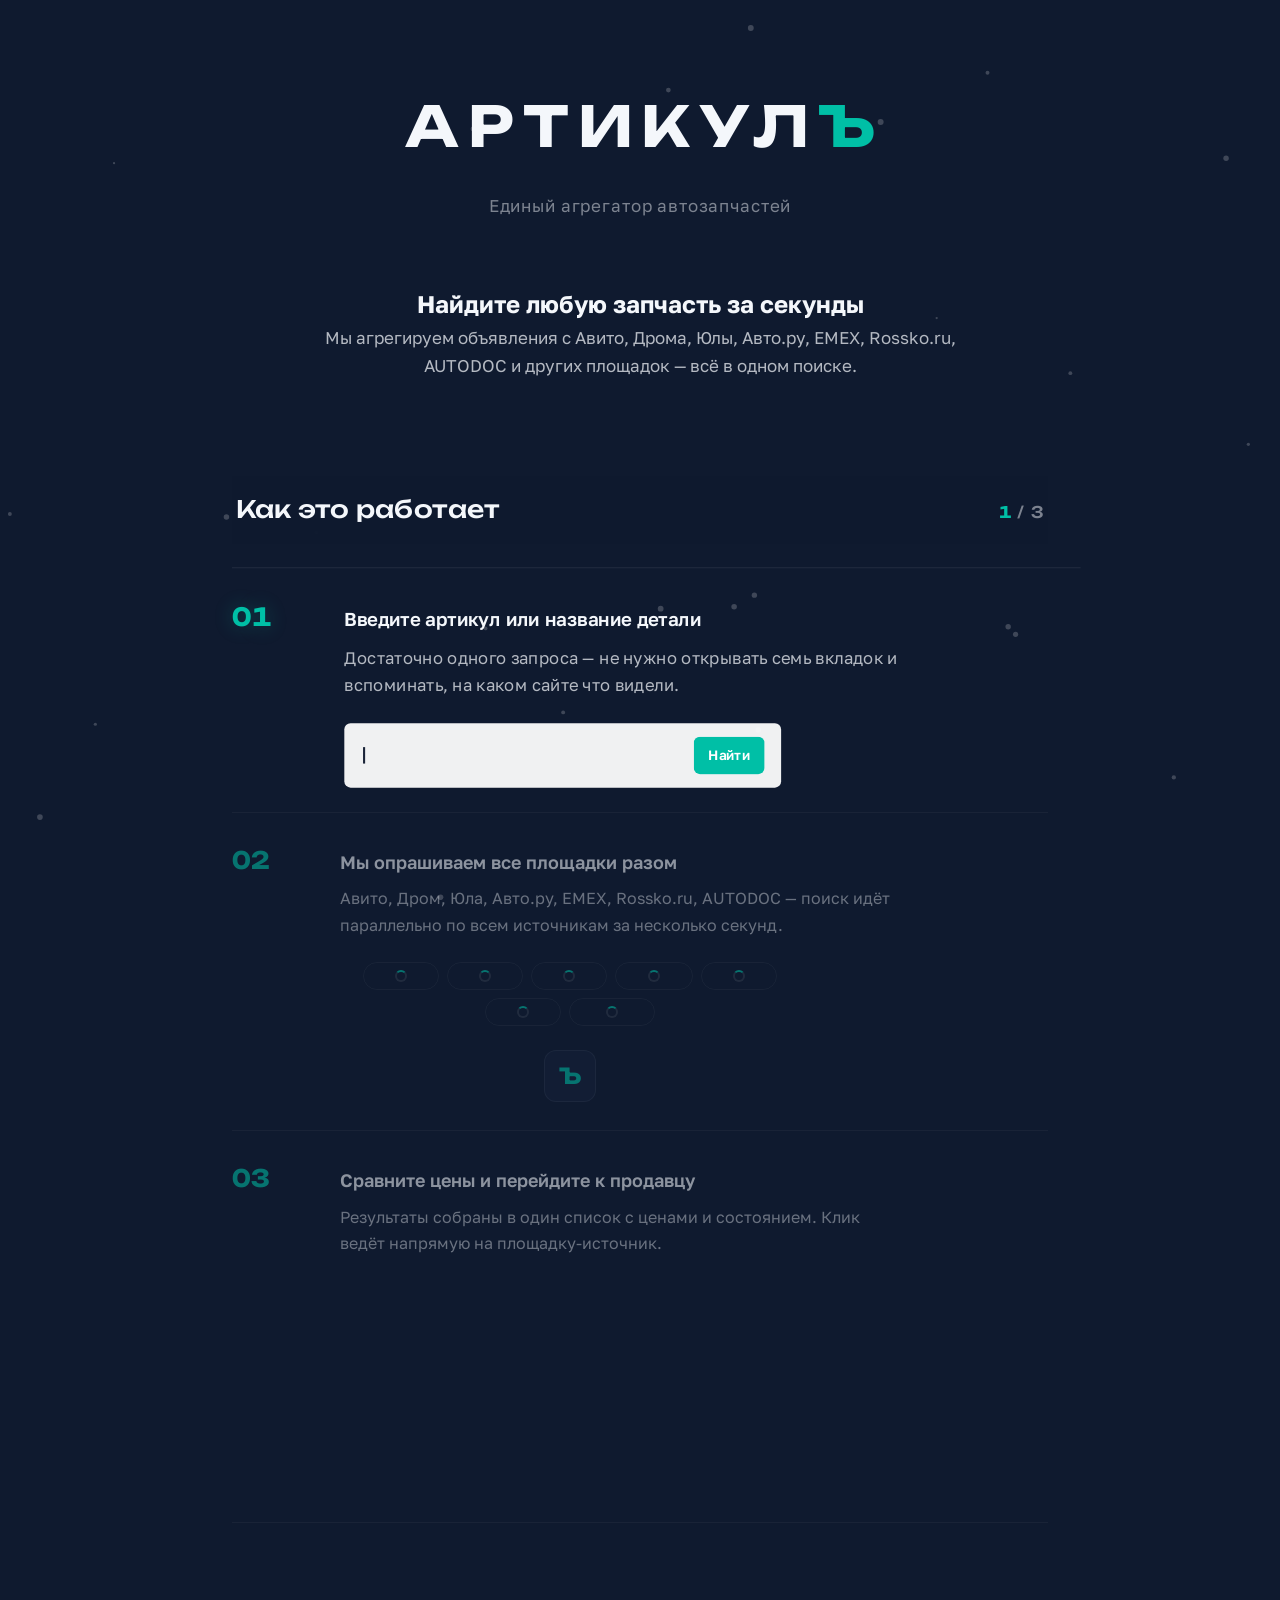
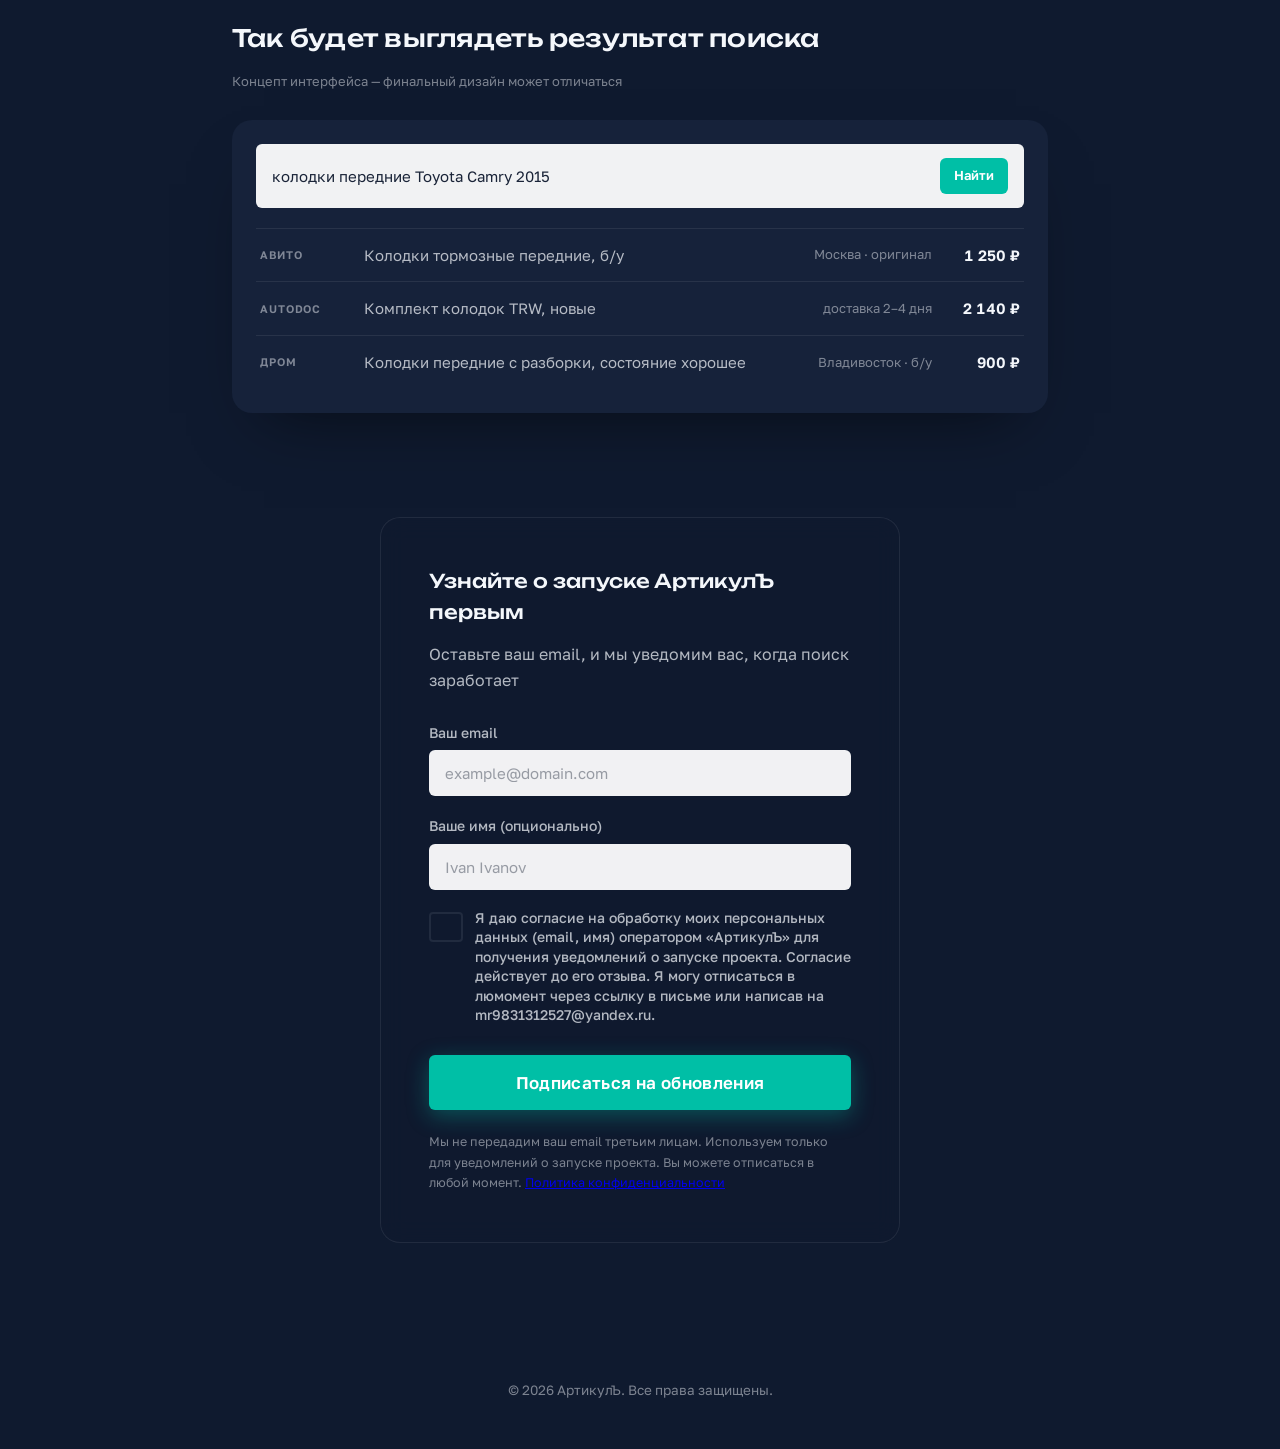
<file: index.html>
<!DOCTYPE html>
<html lang="ru">
<head>
    <meta charset="UTF-8">
    <meta name="viewport" content="width=device-width, initial-scale=1.0">
    <title>АртикулЪ — единый поиск запчастей по всем площадкам</title>
    <meta name="theme-color" content="#0F1A2F">
    <link rel="icon" href="https://articull.netlify.app/favicon.svg" type="image/svg+xml">
    <meta name="yandex-verification" content="55d36b0fdd92e6a2" />
    <link rel="preconnect" href="https://fonts.googleapis.com">
    <link rel="preconnect" href="https://fonts.gstatic.com" crossorigin>
    <link href="https://fonts.googleapis.com/css2?family=Unbounded:wght@500;700&family=Golos+Text:wght@400;500;600&display=swap" rel="stylesheet">
    <link rel="stylesheet" href="css/style.css">
<meta name="description" content="Единый агрегатор автозапчастей для России: ищите детали одновременно на Авито, Дроме, Юле, Авто.ру, EMEX, Rossko.ru, AUTODOC и других площадках. Не тратьте время на поиск по отдельным сайтам.">
<meta name="keywords" content="запчасти, автозапчасти, поиск запчастей, артикул, Авито, Дром, Юла, Авто.ру, EMEX, Rossko, AUTODOC, агрегатор запчастей">
<meta name="author" content="АртикулЪ — агрегатор автозапчастей">
<link rel="canonical" href="https://articull.netlify.app/">
<meta property="og:type" content="website">
<meta property="og:site_name" content="АртикулЪ">
<meta property="og:url" content="https://articull.netlify.app/">
<meta property="og:title" content="АртикулЪ — единый поиск запчастей по всем площадкам">
<meta property="og:description" content="Ищите запчасти одновременно на Авито, Дроме, Юле, Авто.ру, EMEX, Rossko.ru, AUTODOC и других площадках. Экономьте время на поиске.">
<meta property="og:image" content="https://articull.netlify.app/og-image.png">
<meta property="og:locale" content="ru_RU">
<meta property="twitter:card" content="summary_large_image">
<meta property="twitter:url" content="https://articull.netlify.app/">
<meta property="twitter:title" content="АртикулЪ — единый поиск запчастей по всем площадкам">
<meta property="twitter:description" content="Ищите запчасти одновременно на Авито, Дроме, Юле, Авто.ру, EMEX, Rossko.ru, AUTODOC и других площадках.">
<script type="application/ld+json">
{
    "@context": "https://schema.org",
    "@graph": [
        {
            "@type": "Organization",
            "name": "АртикулЪ",
            "url": "https://articull.netlify.app/",
            "logo": "https://articull.netlify.app/favicon.svg",
            "description": "Единый агрегатор автозапчастей: поиск деталей по артикулу и OEM на Авито, Дроме, Юле, Авто.ру, EMEX, Rossko.ru, AUTODOC и других площадках."
        },
        {
            "@type": "WebSite",
            "name": "АртикулЪ",
            "alternateName": "Artikul",
            "url": "https://articull.netlify.app/",
            "inLanguage": "ru-RU"
        }
    ]
}
</script>
</head>
<body>
    <canvas id="particle-canvas"></canvas>
    <header>
        <div class="brand">Артикул<span class="accent">Ъ</span></div>
        <p>Единый агрегатор автозапчастей</p>
    </header>
    <main>
        <section class="hero">
            <h1>Найдите любую запчасть за секунды</h1>
            <p>Мы агрегируем объявления с Авито, Дрома, Юлы, Авто.ру, EMEX, Rossko.ru, AUTODOC и других площадок — всё в одном поиске.</p>
        </section>
        <section class="how" aria-labelledby="how-title">
            <div class="how-sticky">
                <h2 id="how-title" class="section-title">Как это работает</h2>
                <p class="how-counter" aria-hidden="true"><span class="how-current">1</span><span class="how-total"> / 3</span></p>
            </div>
            <ol class="steps">
                <li class="step">
                    <span class="step-num" aria-hidden="true">01</span>
                    <div class="step-body">
                        <h3>Введите артикул или название детали</h3>
                        <p>Достаточно одного запроса — не нужно открывать семь вкладок и вспоминать, на каком сайте что видели.</p>
                        <div class="step-demo demo-typing" aria-hidden="true">
                            <div class="demo-input">
                                <span class="demo-type"><span class="demo-type-text">04465-33471</span><span class="demo-caret"></span></span>
                                <span class="demo-btn">Найти</span>
                            </div>
                        </div>
                    </div>
                </li>
                <li class="step">
                    <span class="step-num" aria-hidden="true">02</span>
                    <div class="step-body">
                        <h3>Мы опрашиваем все площадки разом</h3>
                        <p>Авито, Дром, Юла, Авто.ру, EMEX, Rossko.ru, AUTODOC — поиск идёт параллельно по всем источникам за несколько секунд.</p>
                        <div class="step-demo demo-aggregate" aria-hidden="true">
                            <div class="agg-chips">
                                <span class="agg-chip"><span class="agg-spin"></span><span class="agg-name">Авито</span></span>
                                <span class="agg-chip"><span class="agg-spin"></span><span class="agg-name">Дром</span></span>
                                <span class="agg-chip"><span class="agg-spin"></span><span class="agg-name">Юла</span></span>
                                <span class="agg-chip"><span class="agg-spin"></span><span class="agg-name">Авто.ру</span></span>
                                <span class="agg-chip"><span class="agg-spin"></span><span class="agg-name">EMEX</span></span>
                                <span class="agg-chip"><span class="agg-spin"></span><span class="agg-name">Rossko</span></span>
                                <span class="agg-chip"><span class="agg-spin"></span><span class="agg-name">AUTODOC</span></span>
                            </div>
                            <div class="agg-core-wrap"><span class="agg-core">Ъ</span></div>
                        </div>
                    </div>
                </li>
                <li class="step">
                    <span class="step-num" aria-hidden="true">03</span>
                    <div class="step-body">
                        <h3>Сравните цены и перейдите к продавцу</h3>
                        <p>Результаты собраны в один список с ценами и состоянием. Клик ведёт напрямую на площадку-источник.</p>
                        <div class="step-demo demo-results" aria-hidden="true">
                            <div class="res-row"><div class="res-line"><span class="res-name" style="--w:62%"></span><span class="res-price">2 140 ₽</span></div></div>
                            <div class="res-row"><div class="res-line"><span class="res-name" style="--w:74%"></span><span class="res-price">3 480 ₽</span></div></div>
                            <div class="res-row"><div class="res-line"><span class="res-name" style="--w:47%"></span><span class="res-price">5 260 ₽</span></div></div>
                            <div class="res-row"><div class="res-line"><span class="res-name" style="--w:66%"></span><span class="res-price">6 780 ₽</span></div></div>
                        </div>
                    </div>
                </li>
            </ol>
        </section>

        <section class="preview" aria-labelledby="preview-title">
            <h2 id="preview-title" class="section-title">Так будет выглядеть результат поиска</h2>
            <p class="preview-note">Концепт интерфейса — финальный дизайн может отличаться</p>
            <div class="mock" role="img" aria-label="Пример результата поиска: тормозные колодки с ценами от трёх площадок">
                <div class="mock-search">
                    <span class="mock-query">колодки передние Toyota Camry 2015</span>
                    <span class="mock-btn">Найти</span>
                </div>
                <ul class="mock-results">
                    <li class="mock-row">
                        <span class="mr-platform">Авито</span>
                        <span class="mr-name">Колодки тормозные передние, б/у</span>
                        <span class="mr-meta">Москва · оригинал</span>
                        <span class="mr-price">1 250 ₽</span>
                    </li>
                    <li class="mock-row">
                        <span class="mr-platform">AUTODOC</span>
                        <span class="mr-name">Комплект колодок TRW, новые</span>
                        <span class="mr-meta">доставка 2–4 дня</span>
                        <span class="mr-price">2 140 ₽</span>
                    </li>
                    <li class="mock-row">
                        <span class="mr-platform">Дром</span>
                        <span class="mr-name">Колодки передние с разборки, состояние хорошее</span>
                        <span class="mr-meta">Владивосток · б/у</span>
                        <span class="mr-price">900 ₽</span>
                    </li>
                </ul>
            </div>
        </section>

        <section class="signup-section" aria-labelledby="signup-title">
            <h2 id="signup-title">Узнайте о запуске АртикулЪ первым</h2>
            <p>Оставьте ваш email, и мы уведомим вас, когда поиск заработает</p>
            <form id="signup-form" action="https://docs.google.com/forms/d/e/1FAIpQLSfIaSua3S-8NocbjIoM9jbghfWIWfWxlEAT4WFjuVQyGa6fkg/formResponse" method="POST" target="hidden-iframe">
                <div class="form-group">
                    <label for="email">Ваш email</label>
                    <input type="email" id="email" name="entry.1261116785" placeholder="example@domain.com" required>
                </div>
                <div class="form-group">
                    <label for="name">Ваше имя (опционально)</label>
                    <input type="text" id="name" name="entry.1523608877" placeholder="Ivan Ivanov">
                </div>
                <div class="form-group consent-group">
                    <input type="checkbox" id="consent" name="consent" required>
                    <label for="consent">
                        Я даю согласие на обработку моих персональных данных (email, имя) оператором «АртикулЪ» для получения уведомлений о запуске проекта. Согласие действует до его отзыва. Я могу отписаться в люмомент через ссылку в письме или написав на mr9831312527@yandex.ru.
                    </label>
                </div>
                <button type="submit" class="btn-primary">
                    <span class="btn-label">Подписаться на обновления</span>
                    <span class="btn-spinner" aria-hidden="true"></span>
                    <svg class="btn-check" viewBox="0 0 24 24" aria-hidden="true"><path d="M4 12.5l5 5L20 6.5"/></svg>
                </button>
                <p class="privacy-note">
                    Мы не передадим ваш email третьим лицам. Используем только для уведомлений о запуске проекта.
                    Вы можете отписаться в любой момент.
                    <a href="privacy-policy.html" target="_blank" rel="noopener">Политика конфиденциальности</a>
                </p>
            </form>
            <iframe name="hidden-iframe" id="hidden-iframe" style="display:none;"></iframe>
            <div id="form-status" class="form-status" aria-live="polite"></div>
        </section>
    </main>
    <footer>
        <p>&copy; 2026 АртикулЪ. Все права защищены.</p>
    </footer>
    <script src="js/main.js"></script>
    <script src="js/particles.js"></script>
    <script src="js/demos.js"></script>
    
<!-- Yandex.Metrika counter -->
<script type="text/javascript">
    (function(m,e,t,r,i,k,a){
        m[i]=m[i]||function(){(m[i].a=m[i].a||[]).push(arguments)};
        m[i].l=1*new Date();
        for (var j = 0; j < document.scripts.length; j++) {if (document.scripts[j].src === r) { return; }}
        k=e.createElement(t),a=e.getElementsByTagName(t)[0],k.async=1,k.src=r,a.parentNode.insertBefore(k,a)
    })(window, document,'script','https://mc.yandex.ru/metrika/tag.js?id=112117270', 'ym');

    ym(112117270, 'init', {ssr:true, webvisor:true, clickmap:true, ecommerce:"dataLayer", referrer: document.referrer, url: location.href, accurateTrackBounce:true, trackLinks:true});
</script>
<noscript><div><img src="https://mc.yandex.ru/watch/112117270" style="position:absolute; left:-9999px;" alt="" /></div></noscript>
<!-- /Yandex.Metrika counter -->



<script async defer data-domain="no-name-code-bit.github.io" src="https://plausible.io/js/plausible.js"></script>
</body>
</html>
</file>
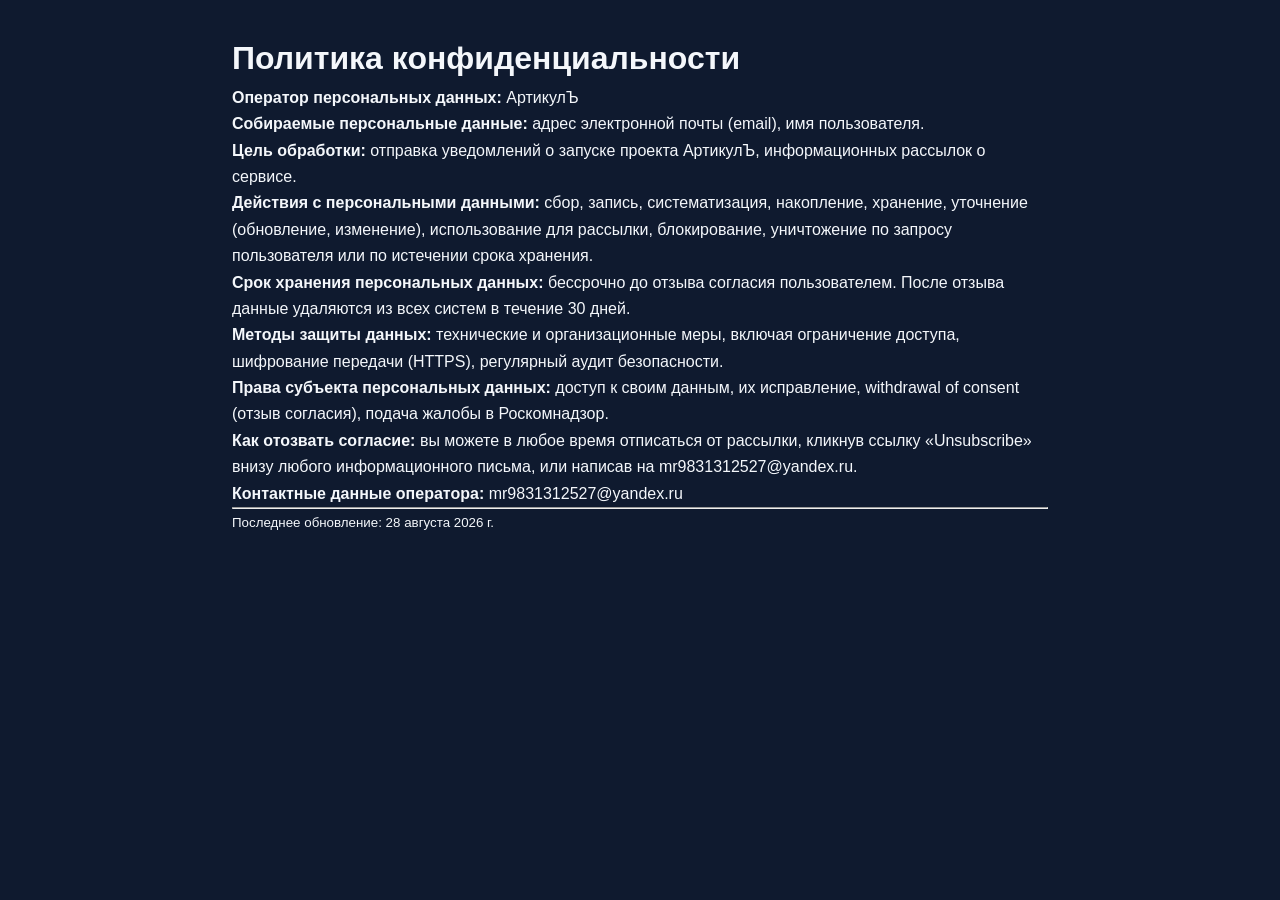
<file: privacy-policy.html>
<!DOCTYPE html>
<html lang="ru">
<head>
    <meta charset="UTF-8">
    <meta name="viewport" content="width=device-width, initial-scale=1.0">
    <title>Политика конфиденциальности — АртикулЪ</title>
    <link rel="stylesheet" href="css/style.css">
</head>
<body>
    <div style="max-width: 880px; margin: 0 auto; padding: 2rem;">
        <h1>Политика конфиденциальности</h1>
        <p><strong>Оператор персональных данных:</strong> АртикулЪ</p>
        <p><strong>Собираемые персональные данные:</strong> адрес электронной почты (email), имя пользователя.</p>
        <p><strong>Цель обработки:</strong> отправка уведомлений о запуске проекта АртикулЪ, информационных рассылок о сервисе.</p>
        <p><strong>Действия с персональными данными:</strong> сбор, запись, систематизация, накопление, хранение, уточнение (обновление, изменение), использование для рассылки, блокирование, уничтожение по запросу пользователя или по истечении срока хранения.</p>
        <p><strong>Срок хранения персональных данных:</strong> бессрочно до отзыва согласия пользователем. После отзыва данные удаляются из всех систем в течение 30 дней.</p>
        <p><strong>Методы защиты данных:</strong> технические и организационные меры, включая ограничение доступа, шифрование передачи (HTTPS), регулярный аудит безопасности.</p>
        <p><strong>Права субъекта персональных данных:</strong> доступ к своим данным, их исправление, withdrawal of consent (отзыв согласия), подача жалобы в Роскомнадзор.</p>
        <p><strong>Как отозвать согласие:</strong> вы можете в любое время отписаться от рассылки, кликнув ссылку «Unsubscribe» внизу любого информационного письма, или написав на mr9831312527@yandex.ru.</p>
        <p><strong>Контактные данные оператора:</strong> mr9831312527@yandex.ru</p>
        <hr>
        <p><small>Последнее обновление: 28 августа 2026 г.</small></p>
    </div>
</body>
</html>
</file>
<file: css/style.css>
/* ============================================
   АртикулЪ — landing page styles
   ============================================ */

/* Design tokens */
:root {
    --bg: #0F1A2F;
    --bg-raised: #16223A;
    --bg-elevated: rgba(15, 26, 47, 0.6);
    --border-hairline: rgba(255, 255, 255, 0.08);
    --accent: #00BFA6;
    --accent-dim: rgba(0, 191, 166, 0.14);
    --accent-hover: #009988;
    --accent-active: #008070;
    --accent-glow: rgba(0, 191, 166, 0.3);
    --text: #F4F7FB;
    --text-secondary: rgba(244, 247, 251, 0.72);
    --text-muted: rgba(244, 247, 251, 0.48);
    --error: #FF6B4A;

    --font-body: 'Golos Text', -apple-system, 'Segoe UI', Roboto, sans-serif;
    --font-display: 'Unbounded', 'Golos Text', sans-serif;

    /* Радиусы: два осознанных значения вместо «одинаковых скруглений у всего» */
    --r-control: 6px;   /* поля, кнопки, строки — рабочие элементы */
    --r-panel: 20px;    /* крупные панели */
}

* {
    margin: 0;
    padding: 0;
    box-sizing: border-box;
}

html {
    scroll-behavior: smooth;
}

body {
    font-family: var(--font-body);
    line-height: 1.65;
    color: var(--text);
    background-color: var(--bg);
    overflow-x: hidden;
    min-height: 100vh;
    -webkit-font-smoothing: antialiased;
}

::selection {
    background-color: var(--accent);
    color: var(--bg);
}

:focus-visible {
    outline: 2px solid var(--accent);
    outline-offset: 3px;
    border-radius: var(--r-control);
}

/* Particle background */
#particle-canvas {
    position: fixed;
    inset: 0;
    width: 100%;
    height: 100%;
    z-index: -1;
    pointer-events: none;
}

/* Layout */
main {
    max-width: 880px;
    margin: 0 auto;
    padding: 0 2rem;
    position: relative;
    z-index: 1;
}

section {
    margin-bottom: 0;
}

/* Header */
header {
    text-align: center;
    padding: 5rem 1.5rem 4rem;
    position: relative;
    z-index: 1;
}

.brand {
    font-family: var(--font-display);
    font-size: clamp(1.8rem, 6vw, 3.5rem);
    font-weight: 700;
    letter-spacing: 0.16em;
    text-indent: 0.16em;
    text-transform: uppercase;
    color: var(--text);
}

.brand .accent {
    color: var(--accent);
}

header p {
    font-size: 1.0625rem;
    letter-spacing: 0.05em;
    color: var(--text-muted);
    margin-top: 1.25rem;
}

/* Hero — короткий, центрированный */
.hero {
    text-align: center;
    max-width: 640px;
    margin: 0 auto;
    padding-bottom: 6rem;
}

.hero h2 {
    font-family: var(--font-display);
    font-size: clamp(1.4rem, 3.4vw, 2rem);
    font-weight: 500;
    line-height: 1.35;
    margin-bottom: 1.25rem;
}

.hero p {
    font-size: 1.0625rem;
    color: var(--text-secondary);
}

/* Заголовки секций — по левому краю, с разной пластикой */
.section-title {
    font-family: var(--font-display);
    font-size: clamp(1.15rem, 2.6vw, 1.5rem);
    font-weight: 500;
    letter-spacing: 0.01em;
    margin-bottom: 2.5rem;
}

/* «Как это работает» — редакционная вёрстка вместо карточек.
   Заголовок со счётчиком прикрепляется сверху при скролле,
   активный шаг увеличивается (состояния ведёт js/demos.js). */
.how {
    padding-bottom: 6rem;
}

.how-sticky {
    position: sticky;
    top: 0;
    z-index: 2;
    display: flex;
    align-items: baseline;
    justify-content: space-between;
    gap: 1.5rem;
    padding: 0.875rem 0.25rem;
    margin-bottom: 1.75rem;
    background-color: rgba(15, 26, 47, 0.82);
    backdrop-filter: blur(10px);
    -webkit-backdrop-filter: blur(10px);
}

.how-sticky .section-title {
    margin-bottom: 0;
}

.how-counter {
    font-family: var(--font-display);
    font-size: 1rem;
    letter-spacing: 0.08em;
    white-space: nowrap;
    font-variant-numeric: tabular-nums;
}

.how-current {
    color: var(--accent);
    font-weight: 700;
}

.how-total {
    color: var(--text-muted);
    font-weight: 500;
}

.steps {
    list-style: none;
}

.step {
    display: grid;
    grid-template-columns: 5rem 1fr;
    gap: 1.75rem;
    align-items: baseline;
    padding: 1.75rem 0;
    border-top: 1px solid var(--border-hairline);
    transform-origin: left center;
}

/* активный шаг крупнее и ярче — только когда JS ведёт скролл */
.has-demos .step {
    transition: opacity 0.35s ease, transform 0.35s ease;
}

.has-demos .step:not(.is-active) {
    opacity: 0.55;
}

.has-demos .step.is-active {
    opacity: 1;
    transform: scale(1.04);
}

.has-demos .step.is-active .step-num {
    text-shadow: 0 0 18px var(--accent-glow);
}

.step:last-child {
    border-bottom: 1px solid var(--border-hairline);
}

.step-num {
    font-family: var(--font-display);
    font-size: 1.5rem;
    font-weight: 700;
    color: var(--accent);
    font-variant-numeric: tabular-nums;
}

.step-body h3 {
    font-size: 1.125rem;
    font-weight: 600;
    margin-bottom: 0.5rem;
}

.step-body p {
    color: var(--text-secondary);
    max-width: 56ch;
}

/* Концепт результата поиска */
.preview {
    padding-bottom: 6.5rem;
}

.preview-note {
    font-size: 0.8125rem;
    color: var(--text-muted);
    margin: -1.75rem 0 1.75rem;
}

.mock {
    background-color: var(--bg-raised);
    border-radius: var(--r-panel);
    padding: 1.5rem;
    box-shadow: 0 32px 64px -32px rgba(0, 0, 0, 0.55);
}

.mock-search {
    display: flex;
    align-items: center;
    gap: 1rem;
    background-color: rgba(255, 255, 255, 0.94);
    border-radius: var(--r-control);
    padding: 0.875rem 1rem;
    margin-bottom: 1.25rem;
}

.mock-query {
    flex: 1;
    color: #1A2438;
    font-size: 0.9375rem;
    white-space: nowrap;
    overflow: hidden;
    text-overflow: ellipsis;
}

.mock-btn,
.demo-btn {
    background-color: var(--accent);
    color: #FFFFFF;
    font-size: 0.8125rem;
    font-weight: 600;
    padding: 0.4375rem 0.875rem;
    border-radius: var(--r-control);
    flex-shrink: 0;
}

.mock-results {
    list-style: none;
}

.mock-row {
    display: grid;
    grid-template-columns: 5.5rem 1fr auto auto;
    gap: 1rem;
    align-items: center;
    padding: 0.875rem 0.25rem;
    border-top: 1px solid var(--border-hairline);
    font-size: 0.9375rem;
}

.mr-platform {
    font-size: 0.6875rem;
    font-weight: 600;
    letter-spacing: 0.08em;
    text-transform: uppercase;
    color: var(--text-muted);
}

.mr-name {
    color: var(--text-secondary);
    min-width: 0;
    white-space: nowrap;
    overflow: hidden;
    text-overflow: ellipsis;
}

.mr-meta {
    color: var(--text-muted);
    font-size: 0.8125rem;
}

.mr-price {
    font-weight: 600;
    font-variant-numeric: tabular-nums;
    color: var(--text);
    min-width: 4.5rem;
    text-align: right;
}

/* Демо в шагах «Как это работает».
   Скрытые стартовые состояния включаются классом .has-demos на <html>,
   который ставит demos.js — без JS или при prefers-reduced-motion
   страница показывает статичный кадр. */
.step-demo {
    margin-top: 1.5rem;
}

/* Шаг 1 — строка поиска с печатью запроса */
.demo-input {
    display: flex;
    align-items: center;
    gap: 1rem;
    max-width: 420px;
    background-color: rgba(255, 255, 255, 0.94);
    border-radius: var(--r-control);
    padding: 0.8125rem 1rem;
}

.demo-type {
    flex: 1;
    display: flex;
    align-items: center;
    color: #1A2438;
    font-size: 0.9375rem;
    white-space: nowrap;
    overflow: hidden;
}

.demo-caret {
    display: inline-block;
    width: 2px;
    height: 1.05em;
    margin-left: 2px;
    background-color: #1A2438;
    animation: caret-blink 1.1s steps(2, start) infinite;
}

@keyframes caret-blink {
    to { visibility: hidden; }
}

/* Шаг 2 — площадки «думают» кружками загрузки вразноброс, затем по одной
   улетают в наше лого. Каждое попадание усиливает лого: рост + перелив.
   Цель полёта считается в js/demos.js и приходит в --dx/--dy. */
.demo-aggregate {
    position: relative;
    max-width: 460px;
}

.agg-chips {
    display: flex;
    flex-wrap: wrap;
    justify-content: center;
    gap: 0.5rem;
}

.agg-chip {
    position: relative;
    display: flex;
    align-items: center;
    justify-content: center;
    min-width: 4.75rem;
    height: 1.75rem;
    padding: 0 0.6875rem;
    font-size: 0.6875rem;
    font-weight: 600;
    letter-spacing: 0.08em;
    text-transform: uppercase;
    color: var(--text-muted);
    border: 1px solid var(--border-hairline);
    border-radius: 999px;
    white-space: nowrap;
}

.agg-spin {
    display: none;
    position: absolute;
    left: 50%;
    top: 50%;
    width: 0.75rem;
    height: 0.75rem;
    margin: -0.375rem 0 0 -0.375rem;
    border-radius: 50%;
    border: 2px solid rgba(255, 255, 255, 0.14);
    border-top-color: var(--accent);
}

@keyframes agg-spin-rotate {
    from { transform: rotate(0deg); }
    to { transform: rotate(360deg); }
}

.agg-name {
    color: inherit;
}

/* рабочие состояния ставит js/demos.js */
.has-demos .demo-aggregate .agg-spin {
    display: block;
    opacity: 1;
    animation: agg-spin-rotate 0.7s linear infinite;
    transition: opacity 0.25s ease, transform 0.25s ease;
}

.has-demos .demo-aggregate .agg-name {
    opacity: 0;
    transition: opacity 0.3s ease 0.1s;
}

/* площадка ответила: спиннер гаснет, имя появляется */
.has-demos .demo-aggregate .agg-chip.is-loaded {
    color: var(--text-secondary);
    border-color: rgba(0, 191, 166, 0.4);
}

.has-demos .demo-aggregate .agg-chip.is-loaded .agg-spin {
    opacity: 0;
    animation: none;   /* иначе вращение перекрывает transform и схлопывания не видно */
    transform: scale(0.4);
}

.has-demos .demo-aggregate .agg-chip.is-loaded .agg-name {
    opacity: 1;
}

/* микро-анимации замеряют, пока шаг не активен (класс ставит js/demos.js) */
.has-demos .demo-aggregate:not(.is-running) .agg-spin {
    animation-play-state: paused;
}

.demo-typing:not(.is-running) .demo-caret {
    animation-play-state: paused;
}

/* полёт к нашему лого */
.has-demos .demo-aggregate .agg-chip.is-flying {
    transform: translate(var(--dx), var(--dy)) scale(0.1);
    opacity: 0;
    border-color: transparent;
    transition: transform 0.85s cubic-bezier(0.45, -0.05, 0.65, 0.35),
                opacity 0.7s ease,
                border-color 0.3s ease;
}

.has-demos .demo-aggregate .agg-chip.is-gone {
    visibility: hidden;
}

.agg-core-wrap {
    display: flex;
    justify-content: center;
    margin-top: 1.5rem;
}

.agg-core {
    position: relative;
    display: flex;
    align-items: center;
    justify-content: center;
    width: 52px;
    height: 52px;
    border-radius: 12px;
    background-color: var(--bg-raised);
    border: 1px solid var(--border-hairline);
    font-family: var(--font-display);
    font-weight: 700;
    font-size: 1.375rem;
    color: var(--accent);
    overflow: hidden;
    transform: scale(var(--s, 1));
    transition: transform 0.55s cubic-bezier(0.34, 1.56, 0.64, 1);
}

/* блик-перелив, разгоняется по краям при каждом попадании */
.agg-core::before {
    content: '';
    position: absolute;
    inset: 0;
    border-radius: 12px;
    background: linear-gradient(115deg, transparent 33%, rgba(255, 255, 255, 0.3) 50%, transparent 67%);
    transform: translateX(-170%);
}

/* «получение сил»: вспышка свечения + расходящаяся волна */
.has-demos .demo-aggregate .agg-core.is-power {
    animation: core-pulse 0.9s ease-out;
}

.has-demos .demo-aggregate .agg-core.is-power::before {
    animation: core-sheen 0.85s ease;
}

@keyframes core-pulse {
    0%, 100% { box-shadow: 0 0 0 0 rgba(0, 191, 166, 0); }
    35% { box-shadow: 0 0 26px var(--accent-glow), 0 0 0 7px rgba(0, 191, 166, 0.16); }
}

@keyframes core-sheen {
    from { transform: translateX(-170%); }
    to { transform: translateX(170%); }
}

/* Шаг 3 — результаты появляются сверху вниз и «дышат» */
.demo-results {
    max-width: 460px;
}

.res-row {
    padding: 0.8125rem 0.25rem;
    border-top: 1px solid var(--border-hairline);
}

.res-line {
    display: grid;
    grid-template-columns: 1fr auto;
    gap: 1rem;
    align-items: center;
    transform-origin: left center;
}

.res-name {
    display: block;
    height: 0.625em;
    min-height: 8px;
    width: var(--w, 60%);
    background-color: rgba(255, 255, 255, 0.14);
    border-radius: 4px;
}

.res-price {
    font-weight: 600;
    font-variant-numeric: tabular-nums;
}

/* цены от зелёного к красному — чем дешевле, тем зеленее */
.res-row:nth-child(1) .res-price { color: #2FBF71; }
.res-row:nth-child(2) .res-price { color: #E3B341; }
.res-row:nth-child(3) .res-price { color: #E8843C; }
.res-row:nth-child(4) .res-price { color: var(--error); }

.has-demos .demo-results .res-row {
    opacity: 0;
    transform: translateY(-10px);
}

.has-demos .demo-results.is-shown .res-row {
    opacity: 1;
    transform: translateY(0);
    transition: opacity 0.5s ease, transform 0.5s ease;
    transition-delay: calc(var(--i) * 0.38s);
}

.has-demos .demo-results.is-shown .res-line {
    animation: res-float 3.4s ease-in-out infinite;
    animation-delay: calc(var(--i) * 0.38s + 0.6s);
}

@keyframes res-float {
    0%, 100% { transform: scale(1); }
    50% { transform: scale(1.03); }
}

@media (max-width: 720px) {
    .how-counter {
        font-size: 0.875rem;
    }

    .has-demos .step.is-active {
        transform: scale(1.02);
    }

    .demo-input {
        max-width: 100%;
    }

    .agg-chip {
        font-size: 0.625rem;
        padding: 0.28rem 0.56rem;
    }

    .agg-core {
        width: 44px;
        height: 44px;
        font-size: 1.1875rem;
    }
}

/* Signup */
.signup-section {
    background-color: var(--bg-elevated);
    border-radius: var(--r-panel);
    border: 1px solid var(--border-hairline);
    padding: 3rem;
    max-width: 520px;
    margin: 0 auto 6rem;
    backdrop-filter: blur(12px);
    -webkit-backdrop-filter: blur(12px);
}

.signup-section h2 {
    font-family: var(--font-display);
    font-weight: 500;
    font-size: 1.1875rem;
    margin-bottom: 0.75rem;
}

.signup-section > p {
    color: var(--text-secondary);
    margin-bottom: 1.75rem;
}

/* Form */
.form-group {
    margin-bottom: 1.125rem;
}

.form-group label {
    display: block;
    margin-bottom: 0.375rem;
    font-weight: 500;
    font-size: 0.875rem;
    color: var(--text-secondary);
}

.consent-group {
    display: flex;
    align-items: flex-start;
    margin-top: 1rem;
    margin-bottom: 1rem;
}

.consent-group input[type=checkbox] {
    width: 1.5rem;
    height: 1.5rem;
    margin: 0;
    margin-top: 0.25rem;
    cursor: pointer;
    appearance: none;
    -webkit-appearance: none;
    border: 2px solid var(--border-hairline);
    border-radius: 4px;
    background-color: transparent;
    transition: border-color 0.2s ease, background-color 0.2s ease, box-shadow 0.2s ease;
}
.consent-group input[type=checkbox]:hover {
    border-color: var(--accent);
    background-color: rgba(0,191,166,0.08);
}
.consent-group input[type=checkbox]:checked {
    border-color: var(--accent);
    background-color: var(--accent);
    position: relative;
}
.consent-group input[type=checkbox]:checked::after {
    content: '';
    position: absolute;
    left: 35%;
    top: 20%;
    width: 0.35rem;
    height: 0.7rem;
    border: solid white;
    border-width: 0 3px 3px 0;
    transform: rotate(45deg);
}
.consent-group input[type=checkbox]:focus {
    outline: none;
    box-shadow: 0 0 0 3px rgba(0,191,166,0.2);
}

.consent-group label {
    flex: 1;
    margin-left: 0.75rem;
    font-size: 0.875rem;
    line-height: 1.4;
    color: var(--text-secondary);
}

.consent-group label a {
    color: var(--accent);
    text-decoration: underline;
    text-decoration-thickness: 1px;
    text-underline-offset: 2px;
}

.consent-group label a:hover {
    text-decoration: none;
}

.form-group input {
    width: 100%;
    padding: 0.8125rem 0.9375rem;
    background-color: rgba(255, 255, 255, 0.94);
    border: 1px solid transparent;
    border-radius: var(--r-control);
    font-family: inherit;
    font-size: 0.9375rem;
    color: #1A2438;
    transition: border-color 0.15s ease, box-shadow 0.15s ease;
}

.form-group input::placeholder {
    color: rgba(26, 36, 56, 0.42);
}

.form-group input:focus {
    outline: none;
    border-color: var(--accent);
    box-shadow: 0 0 0 3px rgba(0, 191, 166, 0.18);
}

.btn-primary {
    width: 100%;
    margin-top: 0.5rem;
    padding: 1.0625rem;
    background-color: var(--accent);
    color: #FFFFFF;
    border: none;
    border-radius: var(--r-control);
    font-family: inherit;
    font-size: 1.0625rem;
    font-weight: 600;
    letter-spacing: 0.02em;
    cursor: pointer;
    box-shadow: 0 6px 22px rgba(0, 191, 166, 0.35);
    transition: background-color 0.15s ease, box-shadow 0.2s ease, transform 0.15s ease;
}

.btn-primary:hover {
    background-color: var(--accent-hover);
    box-shadow: 0 8px 30px rgba(0, 191, 166, 0.5);
    transform: translateY(-1px);
}

.btn-primary:active {
    background-color: var(--accent-active);
    box-shadow: 0 3px 12px rgba(0, 191, 166, 0.3);
    transform: translateY(0);
}

.btn-primary:disabled {
    opacity: 0.6;
    cursor: wait;
    box-shadow: none;
    transform: none;
}

/* «дыхание» свечения в покое — только когда форма проявилась (js/main.js) */
.has-form-anim .signup-section.is-shown .btn-primary:not(:disabled) {
    animation: btn-breathe 2.8s ease-in-out infinite;
}

@keyframes btn-breathe {
    0%, 100% { box-shadow: 0 6px 22px rgba(0, 191, 166, 0.35); }
    50% { box-shadow: 0 6px 30px rgba(0, 191, 166, 0.55); }
}

/* спиннер внутри кнопки на время отправки */
.btn-spinner {
    display: none;
    width: 1em;
    height: 1em;
    margin-left: 0.6rem;
    vertical-align: -0.125em;
    border-radius: 50%;
    border: 2px solid rgba(255, 255, 255, 0.35);
    border-top-color: #FFFFFF;
}

.btn-primary.is-loading {
    pointer-events: none;
}

.btn-primary.is-loading .btn-spinner {
    display: inline-block;
    animation: btn-spin 0.7s linear infinite;
}

@keyframes btn-spin {
    from { transform: rotate(0deg); }
    to { transform: rotate(360deg); }
}

/* ошибка отправки: короткая вспышка красным ореолом */
.btn-primary.is-error {
    box-shadow: 0 6px 22px rgba(255, 107, 74, 0.4);
}

/* успех: галочка прорисовывается штрихом, кнопка остаётся яркой */
.btn-check {
    display: none;
    width: 1.25em;
    height: 1.25em;
    margin-left: 0.5rem;
    vertical-align: -0.3em;
    fill: none;
    stroke: #FFFFFF;
    stroke-width: 2.5;
    stroke-linecap: round;
    stroke-linejoin: round;
    stroke-dasharray: 26;
    stroke-dashoffset: 26;
}

.btn-primary.is-success,
.btn-primary.is-success:disabled {
    opacity: 1;
    cursor: default;
    background-color: var(--accent);
    box-shadow: 0 6px 24px rgba(0, 191, 166, 0.45);
}

.btn-primary.is-success .btn-check {
    display: inline-block;
    animation: btn-check-draw 0.45s ease forwards 0.1s;
}

@keyframes btn-check-draw {
    to { stroke-dashoffset: 0; }
}

/* Status messages */
@keyframes status-in {
    from { opacity: 0; transform: translateY(-4px); }
    to   { opacity: 1; transform: translateY(0); }
}

@keyframes shake {
    0%, 100% { transform: translateX(0); }
    20% { transform: translateX(-6px); }
    40% { transform: translateX(6px); }
    60% { transform: translateX(-4px); }
    80% { transform: translateX(4px); }
}

.form-status {
    margin-top: 1.125rem;
    padding: 0.8125rem 1rem;
    border-radius: var(--r-control);
    font-size: 0.9063rem;
    display: none;
    animation: status-in 0.25s ease;
}

.form-status.success {
    background-color: rgba(0, 191, 166, 0.1);
    color: var(--accent);
    border: 1px solid rgba(0, 191, 166, 0.28);
}

.form-status.error {
    background-color: rgba(255, 107, 74, 0.09);
    color: var(--error);
    border: 1px solid rgba(255, 107, 74, 0.28);
}

.privacy-note {
    font-size: 0.7813rem;
    color: var(--text-muted);
    margin-top: 1.375rem;
}

/* Появление формы при скролле — класс ставит js/main.js.
   Карточка всплывает целиком, затем каскадно проявляются заголовок,
   подзаголовок и сама форма; короткая вспышка бирюзового ореола. */
.has-form-anim .signup-section {
    opacity: 0;
    transform: translateY(24px);
    transition: opacity 0.7s ease, transform 0.7s ease;
}

.has-form-anim .signup-section > * {
    opacity: 0;
    transform: translateY(14px);
}

.has-form-anim .signup-section.is-shown {
    opacity: 1;
    transform: translateY(0);
    animation: signup-glow 1.2s ease-out 0.3s;
}

.has-form-anim .signup-section.is-shown > * {
    opacity: 1;
    transform: translateY(0);
    transition: opacity 0.55s ease, transform 0.55s ease;
}

.has-form-anim .signup-section.is-shown > :nth-child(1) { transition-delay: 0.1s; }
.has-form-anim .signup-section.is-shown > :nth-child(2) { transition-delay: 0.25s; }
.has-form-anim .signup-section.is-shown > :nth-child(3) { transition-delay: 0.4s; }

@keyframes signup-glow {
    0%, 100% { box-shadow: 0 0 0 0 rgba(0, 191, 166, 0); }
    35% { box-shadow: 0 0 42px var(--accent-glow); }
}

/* Footer */
footer {
    text-align: center;
    padding: 2.5rem 1.5rem 3rem;
    font-size: 0.8438rem;
    color: var(--text-muted);
    position: relative;
    z-index: 1;
}

/* Responsive */
@media (max-width: 720px) {
    header {
        padding: 3.5rem 1rem 3rem;
    }

    main {
        padding: 0 1.25rem;
    }

    .hero {
        padding-bottom: 4rem;
    }

    .how,
    .preview {
        padding-bottom: 4rem;
    }

    .step {
        grid-template-columns: 1fr;
        gap: 0.5rem;
        padding: 1.375rem 0;
    }

    .mock-row {
        grid-template-columns: 1fr auto;
        row-gap: 0.25rem;
    }

    .mr-name {
        grid-column: 1 / -1;
        order: -1;
        white-space: normal;
    }

    .mr-meta {
        display: none;
    }

    .signup-section {
        padding: 2.25rem 1.5rem;
        margin-bottom: 4rem;
    }
}

@media (prefers-reduced-motion: reduce) {
    html { scroll-behavior: auto; }

    *,
    *::before,
    *::after {
        animation-duration: 0.01ms !important;
        animation-iteration-count: 1 !important;
        transition-duration: 0.01ms !important;
    }
}
</file>
